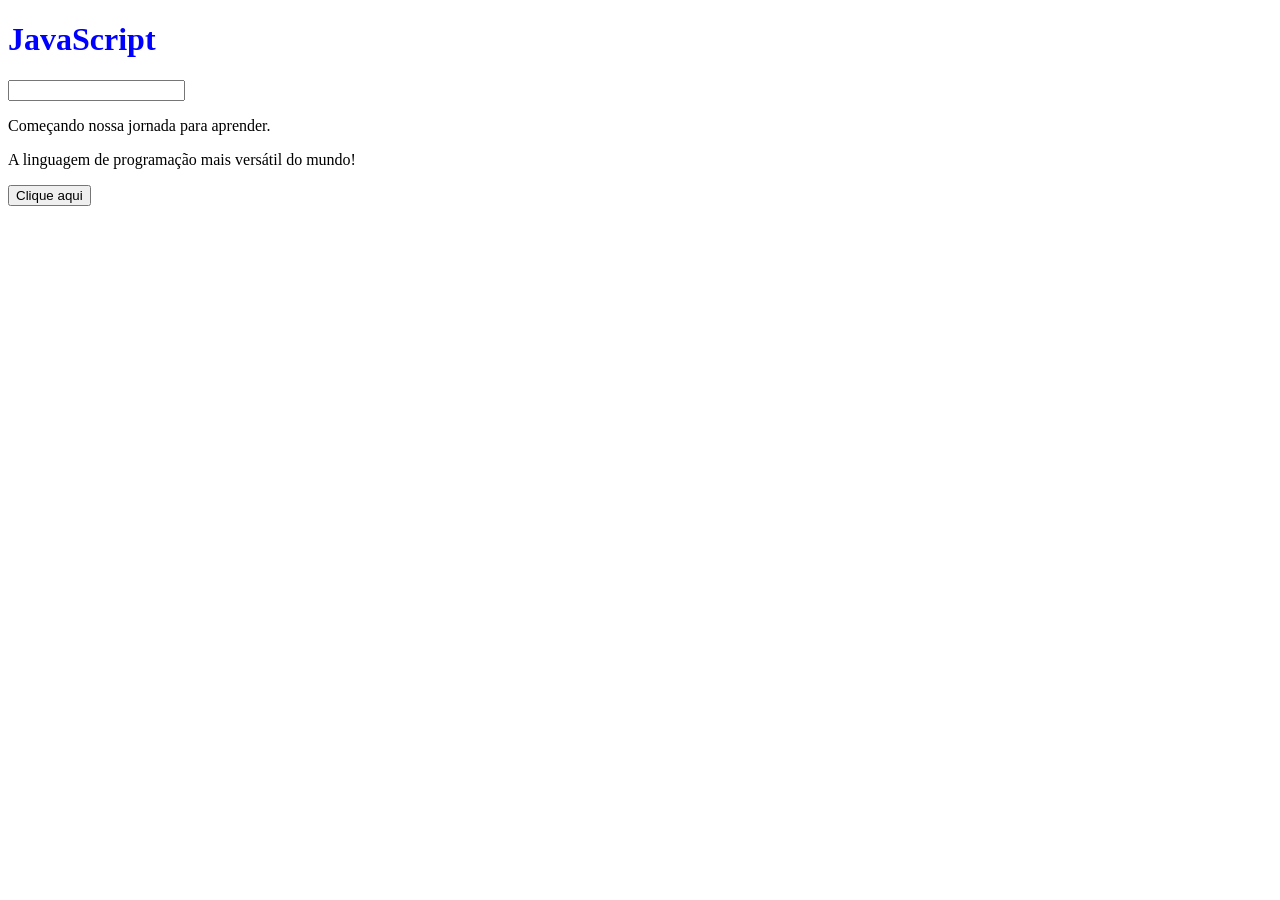
<file: Meu projeto/index.html>
<!DOCTYPE html>
<html lang="Pt-Br">
<head>
    <meta charset="UTF-8">
    <meta name="viewport" content="width=device-width, initial-scale=1.0">
    <title>Treinando Java Script</title>
</head>
<body>
    <h1 style="color: blue;">JavaScript</h1>
    <input type="text">
    <p>Começando nossa jornada para aprender.</p>
    <p>A linguagem de programação mais versátil do mundo!</p>
    <button>Clique aqui</button>
</body>
</html>
</file>
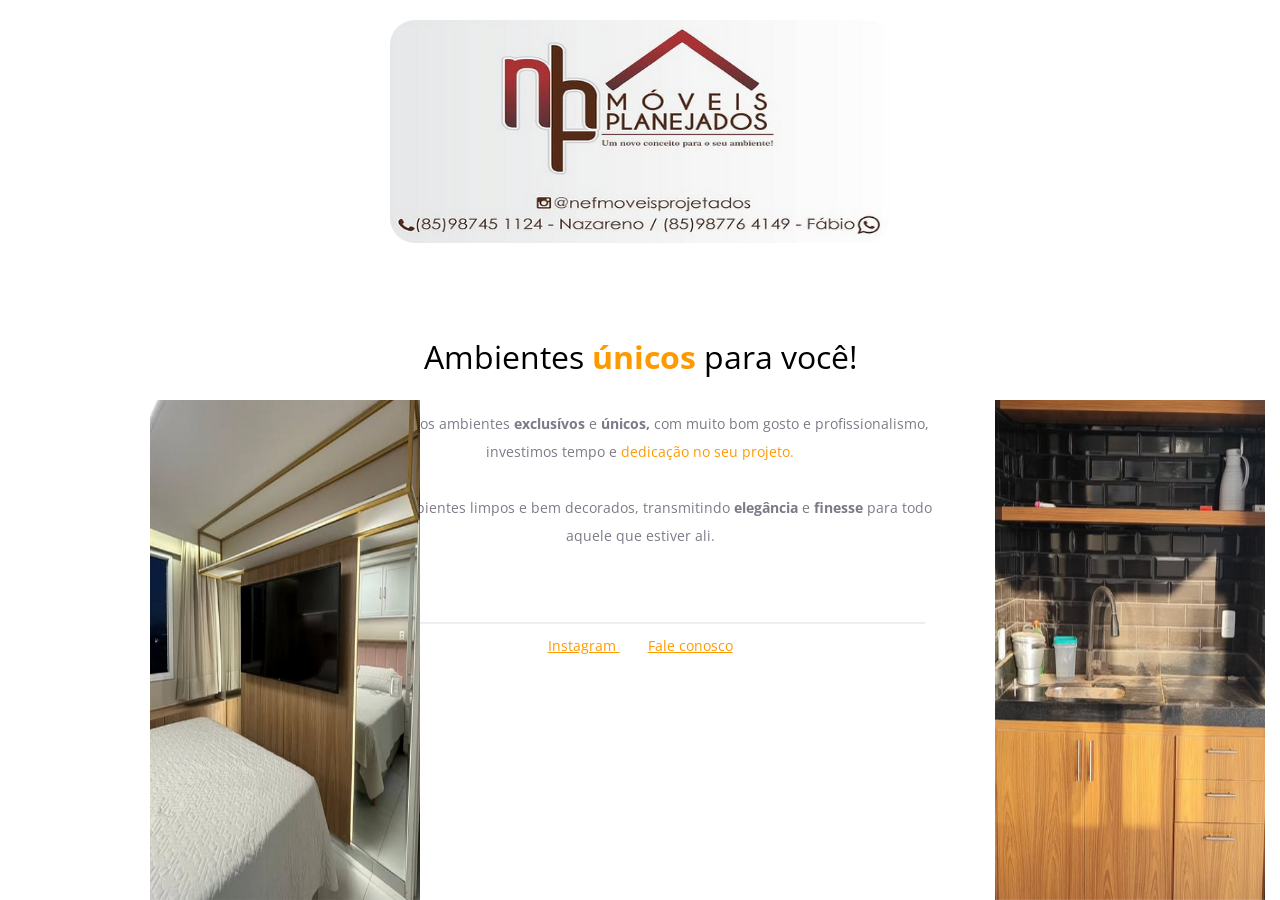
<file: moveisnef/index.html>
<!DOCTYPE html>
<html lang="pt-br">
<head>
  <link rel="preconnect" href="https://fonts.googleapis.com">
  <link rel="preconnect" href="https://fonts.gstatic.com" crossorigin>
  <link href="https://fonts.googleapis.com/css2?family=Inter:wght@100..900&family=Open+Sans:ital,wght@0,300..800;1,300..800&display=swap" rel="stylesheet">
  
  <meta charset="UTF-8">

  <meta name="viewport" content="width=device-width, initial-scale=1.0">
  <link rel="stylesheet" href="style.css">
  <link rel="shortcut icon" href="assets/02.png" type="image/x-icon">
  <title>Projeto 01</title>

</head>

<body>
  
  <div id="hero">
    <img src="assets/01.png" alt="logo móveis planejados">
    
    <h1>
      Ambientes <span>únicos</span> para você!
    </h1>

    <p>
      Nós criamos ambientes <strong>exclusívos</strong> e <strong>únicos,</strong> com muito bom gosto e profissionalismo,
       investimos tempo e <span>dedicação no seu projeto.</span> 
      
      <br/>
      <br/>

      
       Tenha ambientes limpos e bem decorados,
       transmitindo <strong>elegância</strong> e <strong>finesse</strong> para todo aquele que estiver ali.
    </p>  
  </div>

  <footer>

    <div id="line"></div>

    <a href="https://www.instagram.com/nefmoveisprojetados/" target="_blank">
      Instagram
    </a>

    <a href="https://www.instagram.com/direct/t/118758009511197" target="_blank">
      Fale conosco
    </a>
  
  </footer>
  
  
  <img id="badrom-decor" src="assets/04.png" alt="Quarto decorado">

  <img id="balls-decoration" src="assets/03.png" alt="aglomerados de bolinhas amarelas">
  
</body>

</html>
</file>
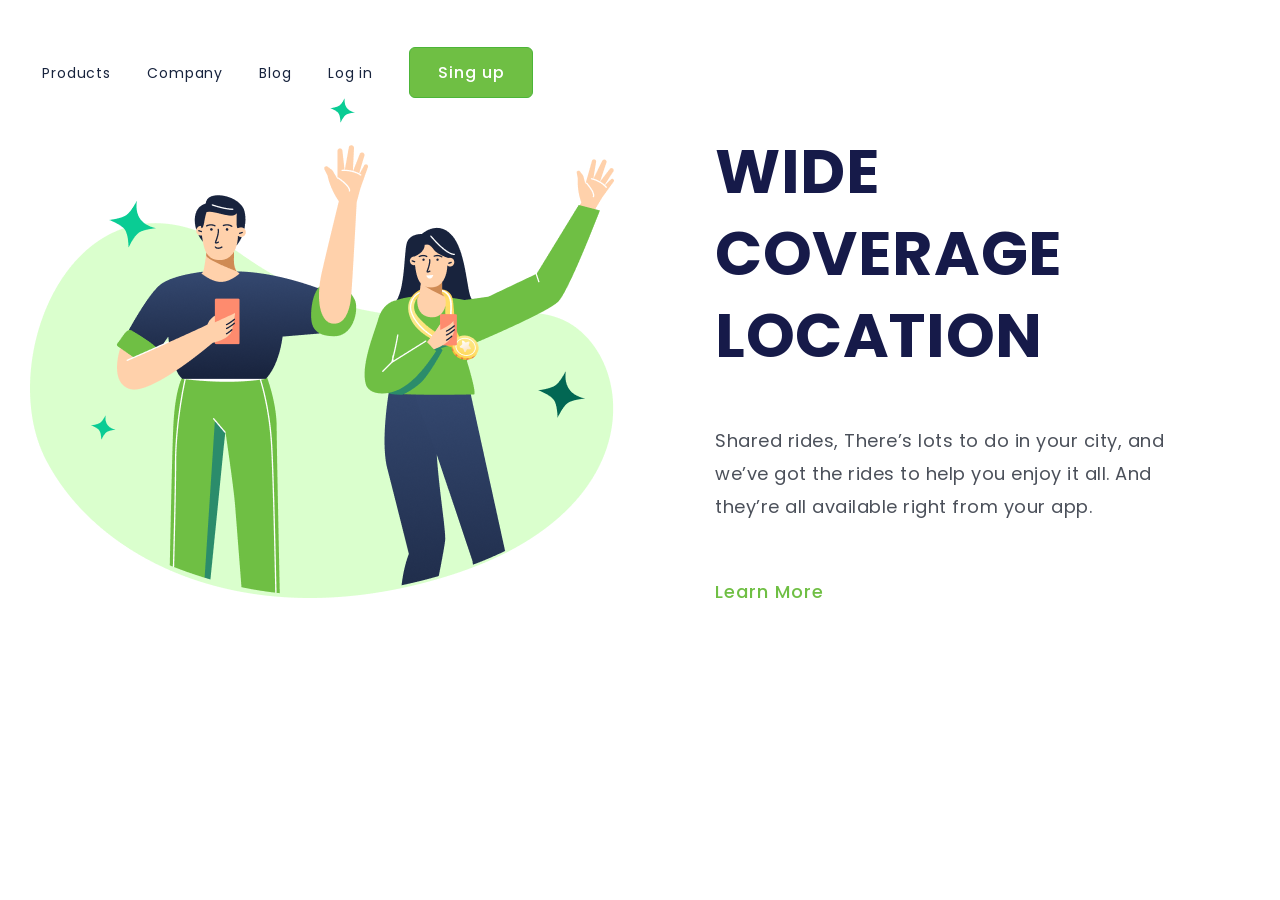
<file: Desafio/desafio.html>
<!DOCTYPE html>
<html lang="pt-br">
<head>
    <meta charset="UTF-8">
    <meta name="viewport" content="width=device-width, initial-scale=1.0">
    <link rel="stylesheet" href="style.css">
    <title>Change Develop</title>
</head>
<body>
    <header>
        <a class="link-menu">Products</a>
        <a class="link-menu">Company</a>
        <a class="link-menu">Blog</a>
        <a class="link-menu">Log in</a>
        <button class="button-sin-up">Sing up</button>
    </header>
    <main>
        <img src="midias/(Positive) Congratulation You get 40 point for your ride(1).png" alt="logo">
        <div>
            <h1>WIDE COVERAGE LOCATION</h1>
            <P>Shared rides, There’s lots to do in your city, and we’ve got the rides to help you enjoy it all. And they’re all available right from your app.</P>
            <BUtton class="button-learn-more">Learn More</BUtton>
        </div>
    </main>
    
</body>
</html>
</file>
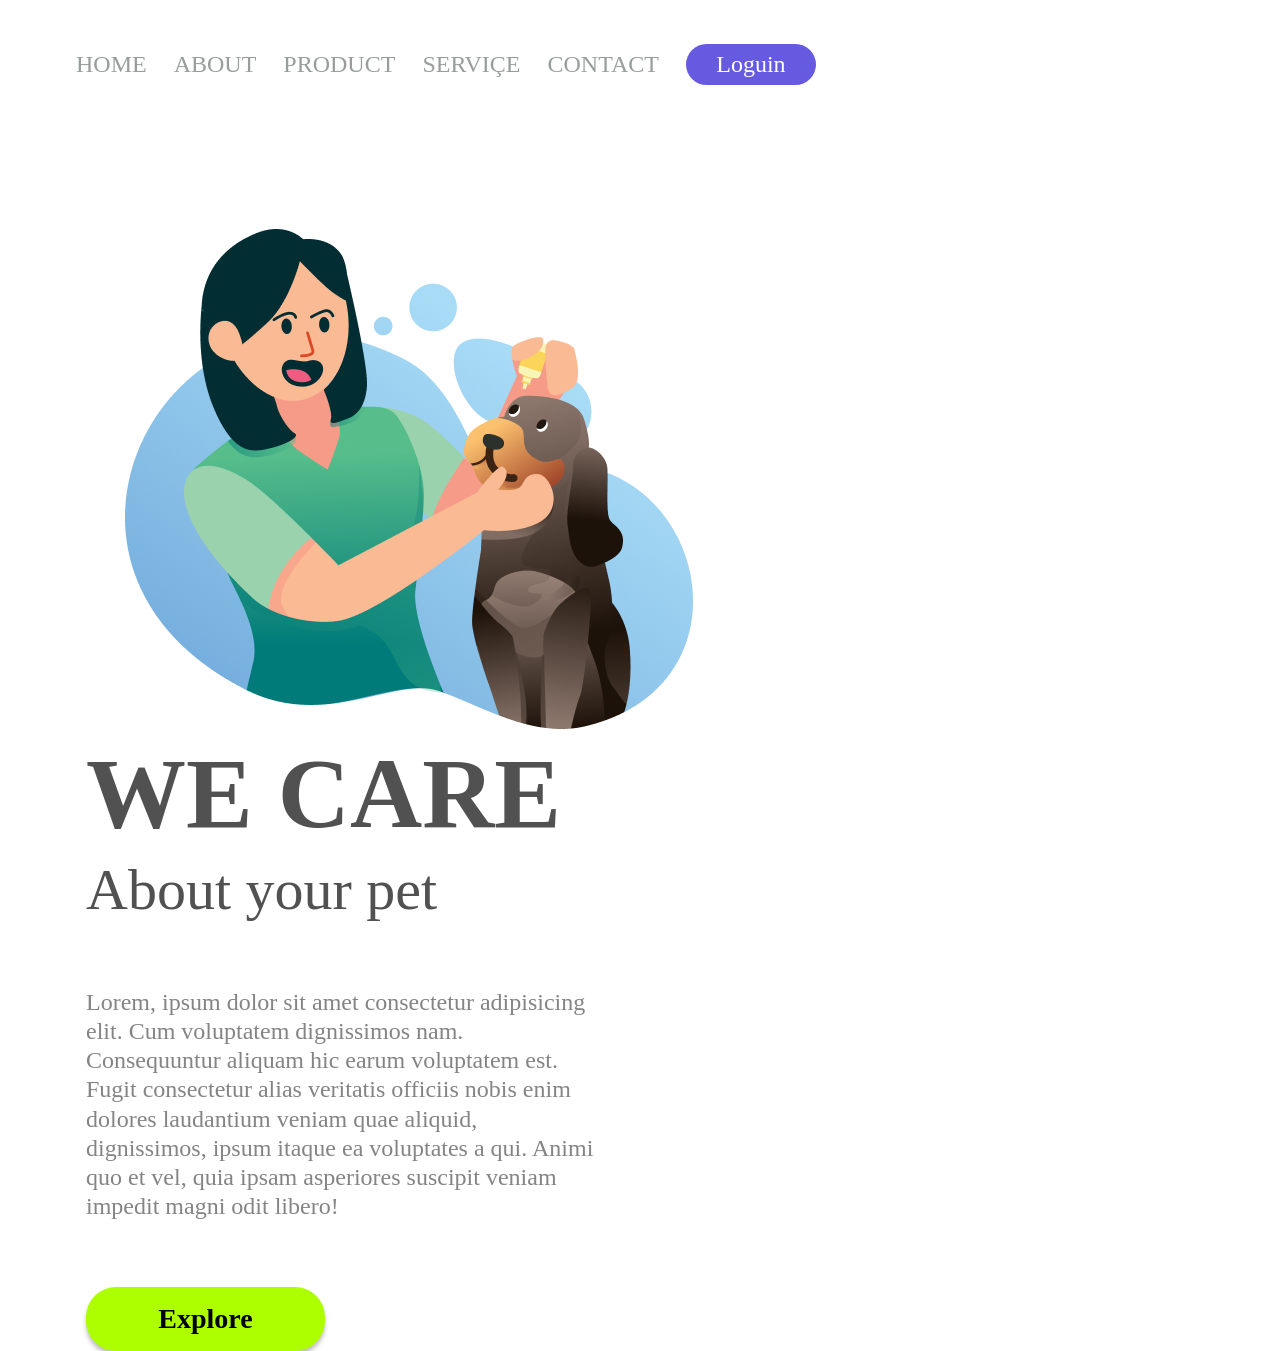
<file: we care/wecare.html>
<!DOCTYPE html>
<html lang="pt-br">
<head>
    <meta charset="UTF-8">
    <meta name="viewport" content="width=device-width, initial-scale=1.0">
    <link rel="stylesheet" href="style.css">
    <link rel="preconnect" href="https://fonts.googleapis.com">
    <link rel="preconnect" href="https://fonts.gstatic.com" crossorigin>
    <link href="https://fonts.googleapis.com/css2? 
family=Montserrat:ital,wght@0,100..900;1,100..900&family=Oswald:wght@200..700&family=Poppins:ital,wght@0,100;0,200;0,300;0,400;0,500;0,600;0,700;0,800;0,900;1,100;1,200;1,300;1,400;1,500;1,600;1,700;1,800;1,900&family=Roboto:ital,wght@0,100;0,300;0,400;0,500;0,700;0,900;1,100;1,300;1,400;1,500;1,700;1,900&display=swap" rel="stylesheet">
    <title>We Care</title>
</head>
<body>
    <header>
        <a class="link-header">HOME</a>
        <a class="link-header">ABOUT</a>
        <a class="link-header">PRODUCT</a>
        <a class="link-header">SERVIÇE</a>
        <a class="link-header">CONTACT</a>
        <button class="button-header">Loguin</button>
    </header>
    <main>
        <img src="assets/Illustration 2(1).png" alt="We-Care-Logo" class="logo-image">
        <section>
            <h1>WE CARE</h1>
            <h2>About your pet</h2>
            <p>Lorem, ipsum dolor sit amet consectetur adipisicing elit. Cum voluptatem dignissimos nam. Consequuntur aliquam hic earum voluptatem est. Fugit consectetur alias veritatis officiis nobis enim dolores laudantium veniam quae aliquid, dignissimos, ipsum itaque ea voluptates a qui. Animi quo et vel, quia ipsam asperiores suscipit veniam impedit magni odit libero!</p>
            <button class="button-main">Explore</button>
        </section>
    </main> 
</body>
</html>
</file>
<file: moveisnef/style.css>
/* font styles */

body {
    font-family: 'Open Sans', sans-serif;
    text-align: center;
    justify-content: center;
    margin-top: 0;
}

#hero {
    width: 592px;
    margin: 0 auto 72px;
}

#hero img {
    width: 500px;
    height: 223px;
    margin: 20px auto 72px;
    border-radius: 25px;
}

h1 {
    font-family: 'Inter', sans-serif;
    font-family: 'Open Sans', sans-serif;
    font-weight: normal;
    margin-bottom: 32px;
    margin-top: 15px;
}

h1 span {
    font-weight: bold;
}

span,
a {
    color: #FF9900;
}

p,
footer {
    color: #7D7987;
    font-size: 14px;
    line-height: 28px;
}

footer a+a {
    margin-left: 28px;
}

#line {
    border: 1px solid #ECEFF2;
    width: 568px;
    height: 0;
    margin: 0 auto 8px;
}

#badrom-decor {
    position: fixed;
    right: 0px;
    bottom: 0px;
    width: 270px;
    height: 500px;
    margin-right: 860px;

}

#balls-decoration {
    position: fixed;
    right: 0px;
    bottom: 0px;
    width: 270px;
    height: 500px;
    margin-right: 15px;
}
</file>
<file: Desafio/style.css>
@import url('https://fonts.googleapis.com/css2?family=Montserrat:ital,wght@0,100..900;1,100..900&family=Oswald:wght@200..700&family=Poppins:ital,wght@0,100;0,200;0,300;0,400;0,500;0,600;0,700;0,800;0,900;1,100;1,200;1,300;1,400;1,500;1,600;1,700;1,800;1,900&family=Roboto:ital,wght@0,100;0,300;0,400;0,500;0,700;0,900;1,100;1,300;1,400;1,500;1,700;1,900&display=swap');

* {
    margin: 0;
    padding: 0;
    box-sizing: border-box;
    font-family: "Poppins", serif;
}
header {
    margin-top: 47px;
    margin-left: 42px;
}

.link-menu {
        font-weight: 400;
        font-size: 14px;
        line-height: 21px;
        letter-spacing: 0.88px;
        text-align: center;
        color: #17233D;
        margin-right: 32px;
        cursor: pointer;
}

.button-sin-up {
    background: #6FBF44;
    border: 1px solid #4CB538;
    border-radius: 6px;
    width: 124px;
    height: 51px;
    cursor: pointer;
    font-family: Poppins;
    font-weight: 500;
    font-size: 16px;
    line-height: 24px;
    letter-spacing: 1px;
    color: #FFFFFF;
}

img {
    margin-top: 163px 0 0 123px;
    display: inline-block;
}

div {
    display: inline-block;
    margin-left: 85px;
        width: 493px;
}

main {
    margin-left: 30px;
}
h1 {
    font-weight: 700;
    font-size: 62px;
    line-height: 82px;
    letter-spacing: 0.6px;
    color: #161A49;
}

p {
    font-weight: 400;
    font-size: 18px;
    line-height: 33px;
    letter-spacing: 0.5px;
    color: #4B505A;
    margin-top: 47px;
    margin-bottom: 55px ;
}

.button-learn-more {
    font-weight: 500;
    font-size: 18px;
    line-height: 27px;
    letter-spacing: 1px;
    color: #6FBF44;
    cursor: pointer;
    background: transparent;
    border: none;
}

@media screen and (max-width: 900px) {
        .link-menu {
            display: none;
        }
            .button-sin-up {
            background: #6FBF44;
            border: 1px solid #4CB538;
            border-radius: 6px;
            width: 124px;
            height: 51px;
            cursor: pointer;
            font-family: Poppins;
            font-weight: 500;
            font-size: 16px;
            line-height: 24px;
            letter-spacing: 1px;
            color: #FFFFFF;
            margin-left: 525px;
        }
    
        h1 {
            font-weight: 700;
            font-size: 62px;
            line-height: 82px;
            letter-spacing: 0.6px;
            color: #161A49;
        }
        
        img {
            position: absolute;
            width: 312px;
            height: 288px;
            margin: 490px 170px 22px ;
        }

        div {
            text-align: center;
        }

        p {
            font-weight: 400;
            font-size: 18px;
            line-height: 33px;
            letter-spacing: 0.5px;
            color: #4B505A;
            margin-top: 47px;
            margin-bottom: 55px ;
            margin-left: 90px;
            width: 304px;
            height: 165px;
        }
}
</file>
<file: we care/style.css>
* {
    font-family: "Montserrat", serif;
    margin: 0;
    padding: 0;
    box-sizing: border-box;
}

header {
    margin: 44px 0 144px 76px;
}

.link-header {
    font-weight: 600px;
    font-size: 24px;
    line-height: 29.26px;
    color: #989D9C;
    cursor: pointer;
    margin-right: 23px;
}

.button-header {
    border-radius: 20.5px;
    background: #665AE1;
    width: 130px;
    height: 41px;
    border: none;
    font-weight: 600px;
    font-size: 24px;
    Line-height: 29.26px;
    color: #FFFFFF;
    cursor: pointer;
}

.logo-image {
    width: 568px; 
    height: 500px;
    margin-left: 125px;
    display: inline-block;
}

section {
    display: inline-block;
    margin-left: 86px;
}

h1 {
    font-weight: 900;
    font-size: 100px;
    line-height: 121.9px;
    color:  #515151;
}

h2 {
    font-weight: 500;
    font-size: 58px;
    line-height: 70.7px;
    color: #515151;
}

p {
    font-weight: 400;
    font-size: 24px;
    line-height: 29.26px;
    color: #848484;
    width: 515px;
    margin-top: 62px;
    margin-bottom: 65px;
}

.button-main {
    background: #ADFF00;
    width: 239px;
    height: 64px;
    border-radius: 30px;
    border: none;
    cursor: pointer;
    box-shadow: 0px 4px 4px 0px #00000040;
    font-weight: 700;
    font-size: 28px;
    line-height: 34.13px;
}
</file>
